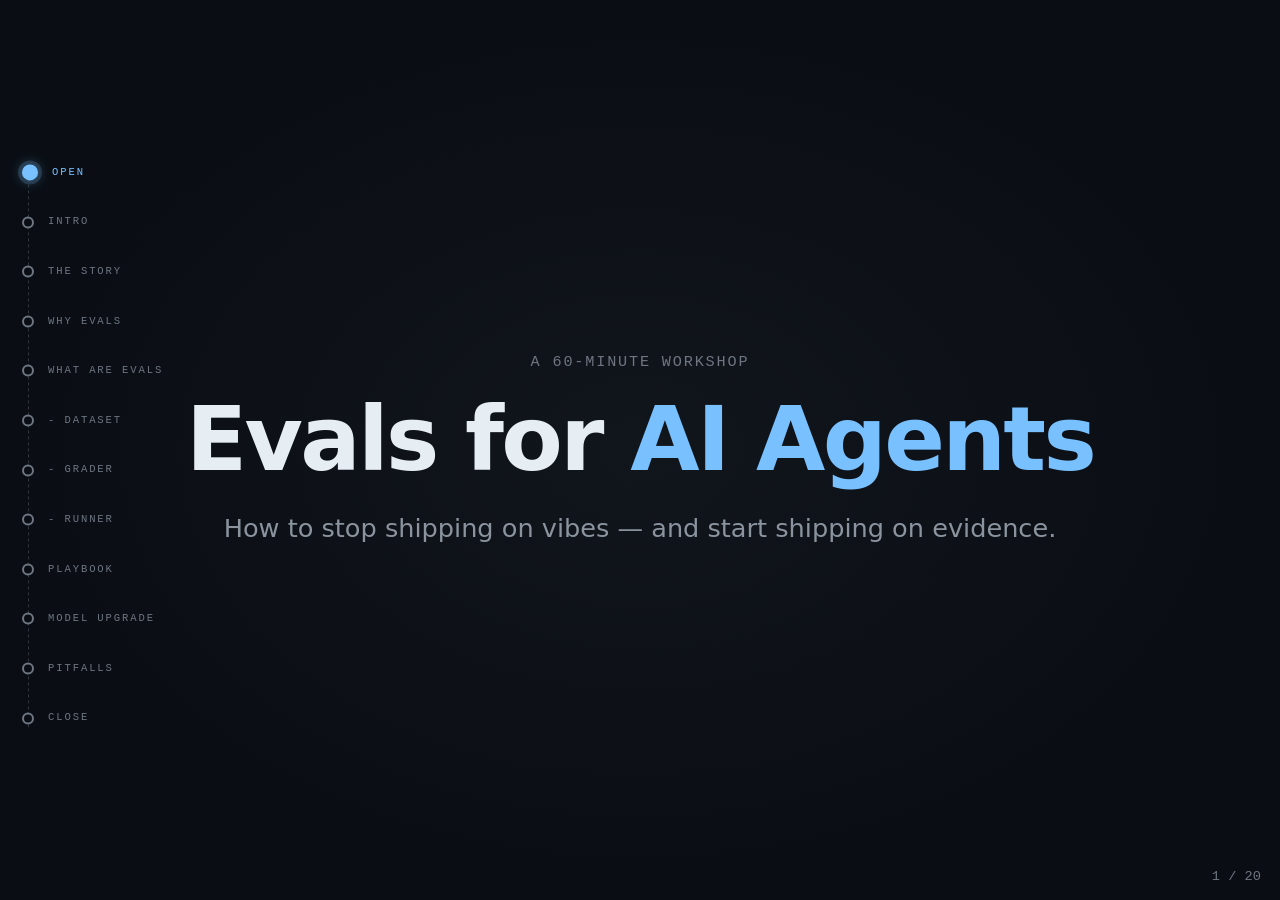
<file: slides/index.html>
<!DOCTYPE html>
<html lang="en">
<head>
<meta charset="UTF-8" />
<meta name="viewport" content="width=device-width, initial-scale=1" />
<title>Evals for AI Agents — Workshop</title>
<link rel="stylesheet" href="styles.css" />
</head>
<body>

<aside class="reel" id="reel" aria-label="Talk progress">
  <div class="reel-track">
    <div class="reel-rail"></div>
    <div class="reel-fill" id="reel-fill"></div>
    <ol class="reel-stops" id="reel-stops"></ol>
  </div>
</aside>
<div class="counter" id="counter">1 / 1</div>

<div class="deck">

<!-- ============================================================
     SLIDE 1 — TITLE
     ============================================================ -->
<section class="slide title-slide active" data-section="Title">
  <div class="slide-inner" style="text-align: center;">
    <p class="eyebrow">A 60-minute workshop</p>
    <h1 class="title-main">Evals for <span class="accent">AI Agents</span></h1>
    <p class="subtitle">How to stop shipping on vibes — and start shipping on evidence.</p>
  </div>
  <div class="speaker-note">
    <h4>Speaker note</h4>
    <p>Open with energy. Smile. Take a breath. Don't start the talk yet — let the title sit for 3 seconds while the room settles.</p>
    <p>Press <strong>?</strong> at any time to see the keyboard shortcuts.</p>
  </div>
</section>

<!-- ============================================================
     SLIDE 2 — INTRO (who's giving this talk)
     ============================================================ -->
<section class="slide title-slide" data-section="Intro">
  <div class="slide-inner intro-block">
    <img src="photo.jpg" alt="Sanchit Tanwar" class="intro-avatar" />
    <p class="eyebrow intro-eyebrow">Hi, I'm</p>
    <h1 class="title-main intro-name">Sanchit Tanwar</h1>
    <p class="intro-role">Senior Software Engineer @ <span class="accent">Atlassian</span></p>
    <p class="intro-role">GenAI Instructor @ <span class="accent">AirTribe</span></p>
    <p class="intro-prev">previously <span class="muted">Amazon · American Express</span></p>
  </div>
  <div class="speaker-note">
    <h4>What to say (~30–45s)</h4>
    <p>Quick personal intro. Mention what you build at Atlassian — connect it to the topic ("I work on AI / coding agent stuff"). Optional: a short personal hook (why you care about evals).</p>
    <p>Keep it tight. The audience didn't come to hear your resume; they came for the content. Set up your credibility in one breath, then move on.</p>
  </div>
</section>

<!-- ============================================================
     SLIDE — THE STORY
     ============================================================ -->
<section class="slide" data-section="§1 · Cold open" data-reel-stop="The story">
  <div class="slide-inner">
    <p class="eyebrow">A few days ago</p>
    <h2>I was building a job search agent.</h2>
    <p class="muted" style="margin-top: 1.5rem; font-size: 1.4rem; line-height: 1.6; max-width: 900px;">
      It scraped users' LinkedIn feeds every 30 mins.<br/>
      An LLM extracted whether each post matched their job preferences.<br/>
      If matched — send a Telegram notification. Simple, useful, loved by early users.
    </p>
    <p style="margin-top: 2rem; font-size: 1.6rem;"><span class="bad">Then I changed the extraction logic.</span></p>
  </div>
  <div class="speaker-note">
    <h4>Delivery</h4>
    <p>Slow this slide down. Pause after each line. The tension is the point.</p>
  </div>
</section>

<!-- ============================================================
     SLIDE — THE DELETED ASSERTION (CODE)
     ============================================================ -->
<section class="slide" data-section="§1 · The regression">
  <div class="slide-inner">
    <h2>The regression.</h2>
    <div class="cols-2">
      <div class="col">
        <h3>Before</h3>
<pre class="code"><span class="com">// LLM extracts from each post:</span>
{
  <span class="str">"isMatched"</span>: <span class="kw">false</span>,
  <span class="str">"company"</span>:   <span class="kw">"Atlassian"</span>,
  <span class="str">"role"</span>:      <span class="kw">"Staff Eng"</span>
}
<span class="com">// → no notification ✓</span></pre>
      </div>
      <div class="col">
        <h3>After my change</h3>
<pre class="code"><span class="com">// Tweaked what I asked the LLM.</span>
<span class="com">// Unintended side-effect:</span>
{
  <span class="str">"isMatched"</span>: <span class="del">true</span>,  <span class="com">// ← wrong</span>
  <span class="str">"company"</span>:   <span class="str">"Atlassian"</span>,
  <span class="str">"role"</span>:      <span class="str">"Staff Eng"</span>
}
<span class="com">// → spam notification ✗</span></pre>
      </div>
    </div>
    <p style="margin-top: 1.5rem; font-size: 1.3rem; color: var(--text-muted);">
      <span class="bad">A user reported 40+ irrelevant notifications.</span>
      &nbsp; <span class="muted">I had no eval dataset. I found out from a user.</span>
    </p>
  </div>
  <div class="speaker-note">
    <h4>The line to land</h4>
    <p>"I changed the prompt slightly — just how I asked for the data. One field's semantics shifted. isMatched started firing for anything that looked like job-adjacent content. I had no test suite. A user found the bug."</p>
  </div>
</section>

<!-- ============================================================
     SLIDE — THESIS
     ============================================================ -->
<section class="slide thesis" data-section="§1 · Thesis">
  <div class="slide-inner">
    <p class="quote">
      Evals are how you find out your agent is broken<br/>
      <em>before your users do.</em>
    </p>
  </div>
</section>

<!-- ============================================================
     SLIDE — WHY EVALS (overview)
     ============================================================ -->
<section class="slide" data-section="§2 · Why evals matter" data-reel-stop="Why evals">
  <div class="slide-inner">
    <p class="eyebrow">Why evals matter</p>
    <h2>Three reasons standard testing breaks for AI.</h2>
    <div class="reasons-stack">
      <div class="reason">
        <div class="reason-num">01</div>
        <div class="reason-body">
          <h4>LLMs are non-deterministic.</h4>
          <p>Same input → different output. Your <code>assertEqual</code> is dead.</p>
        </div>
      </div>
      <div class="reason">
        <div class="reason-num">02</div>
        <div class="reason-body">
          <h4>Failure is high-dimensional.</h4>
          <p>"Wrong" can mean hallucinated, off-tone, leaks PII, ignores tools, loops forever, or just subtly worse than yesterday.</p>
        </div>
      </div>
      <div class="reason">
        <div class="reason-num">03</div>
        <div class="reason-body">
          <h4>Vibes don't scale.</h4>
          <p>You can eyeball 20 traces. You cannot eyeball 20,000. If you can't eyeball them, you don't know what your system does.</p>
        </div>
      </div>
    </div>
  </div>
</section>

<!-- ============================================================
     SLIDE — AN EVAL IS THREE THINGS
     ============================================================ -->
<section class="slide" data-section="§3 · What is an eval" data-reel-stop="What are evals">
  <div class="slide-inner">
    <p class="eyebrow">What an eval actually is</p>
    <h2>An eval is three things.</h2>
<pre class="code">1. A <span class="kw">dataset</span>   — inputs that look like real user traffic
2. A <span class="kw">grader</span>    — a function: (input, output) → score
3. A <span class="kw">runner</span>    — runs the system on the dataset, applies the grader, reports</pre>
    <p class="muted" style="margin-top: 1.5rem; font-size: 1.3rem;">Everything else is variations on these three.</p>
  </div>
</section>

<!-- ============================================================
     SLIDE — DATASET INTRO (HAMEL HUSAIN QUOTE)
     ============================================================ -->
<section class="slide thesis" data-section="Dataset intro" data-reel-stop="- Dataset">
  <div class="slide-inner">
    <p class="quote">
      "Write evals for errors you <em>discover</em>,<br/>not errors you imagine."
    </p>
    <p class="muted" style="margin-top: 2rem; text-align: center; font-size: 1.1rem;">— Hamel Husain</p>
  </div>
</section>

<!-- ============================================================
     SLIDE — WHAT'S IN A TRACE
     ============================================================ -->
<section class="slide" data-section="§5 · Tracing">
  <div class="slide-inner">
    <p class="eyebrow">Tracing &amp; debugging</p>
    <h2>What a useful trace looks like.</h2>
    <div class="trace-tree">
<div class="span-row"><span class="root span-name">▼ agent_run(user="alice", date="2025-05-05")</span><span class="span-time">4.2s</span></div>
<div class="span-row"><span class="span-name">  ├── fetch_linkedin_feed(user_id="alice")</span><span class="span-time">820ms</span></div>
<div class="span-row"><span class="span-name">  ├── filter_posts(min_engagement=10) <span class="muted">120 → 18 posts</span></span><span class="span-time">12ms</span></div>
<div class="span-row"><span class="span-name">  ├── llm_extract(post_id="li-4821") <span class="muted">→ {isMatched: true, company: "Stripe", role: "SWE"}</span></span><span class="span-time">880ms</span></div>
<div class="span-row"><span class="span-name">  ├── llm_extract(post_id="li-4832") <span class="muted">→ {isMatched: false, company: null, role: null}</span></span><span class="span-time">720ms</span></div>
<div class="span-row"><span class="span-name">  ├── ... × 16 more</span><span class="span-time">...</span></div>
<div class="span-row"><span class="span-name">  └── send_telegram(user="alice", matches=3)</span><span class="pass">OK · 240ms</span></div>
    </div>
    <p class="muted" style="margin-top: 1rem; font-size: 1.1rem;">Parent-child spans · timing · LLM outputs · filter ratio · the full picture visible at a glance.</p>
  </div>
  <div class="speaker-note">
    <h4>Demo — show the real trace + eval dataset</h4>
    <p><strong>Switch to the actual project.</strong> Open the trace UI (Langfuse / your logging tool) and pull up a real run from the job search agent.</p>
    <ul>
      <li>Click into one <code>llm_extract</code> span. Show the raw LLM input (the LinkedIn post text) and the output (<code>isMatched</code>, <code>company</code>, <code>role</code>). This is exactly what each row in your eval dataset looks like.</li>
      <li>Find a span from <em>after</em> the bad prompt change — one where <code>isMatched: true</code> came back for an irrelevant post. That trace is now a regression test case.</li>
      <li>Open the eval dataset file (<code>evals/dataset.json</code> or equivalent). Show the structure: the post text, the expected <code>isMatched</code>, expected <code>company</code>, expected <code>role</code>. Land the line: <em>"Every row in here came from a real trace. I didn't invent these — the prod data handed them to me."</em></li>
      <li>If time permits: run <code>npm run eval</code> live on a small subset to show it pass/fail in real time.</li>
    </ul>
    <p>Pre-record a short screen capture if you can't trust the network or the live demo environment.</p>
  </div>
</section>

<!-- ============================================================
     SLIDE — INSTRUMENTATION CODE
     ============================================================ -->
<section class="slide" data-section="§5 · Instrumentation">
  <div class="slide-inner">
    <span class="demo-callout">Code</span>
    <h2>What instrumentation looks like.</h2>
<pre class="code"><span class="kw">from</span> opentelemetry <span class="kw">import</span> trace
tracer = trace.get_tracer(<span class="str">"job-search-agent"</span>)

<span class="fn">@tracer.start_as_current_span</span>(<span class="str">"agent.run"</span>)
<span class="kw">def</span> <span class="fn">run_agent</span>(user_id: <span class="kw">str</span>) -&gt; AgentResult:
    span = trace.get_current_span()
    span.set_attribute(<span class="str">"agent.user_id"</span>, user_id)

    posts = fetch_linkedin_feed(user_id)
    <span class="kw">with</span> tracer.start_as_current_span(<span class="str">"llm.extract"</span>) <span class="kw">as</span> s:
        result = extract_job_info(post)
        s.set_attribute(<span class="str">"llm.is_matched"</span>, result[<span class="str">"isMatched"</span>])
        s.set_attribute(<span class="str">"llm.company"</span>,    result[<span class="str">"company"</span>])
        s.set_attribute(<span class="str">"llm.role"</span>,       result[<span class="str">"role"</span>])</pre>
    <p class="muted" style="margin-top: 1rem; text-align: center; font-size: 1.15rem;">
      If your agent doesn't have spans like this today, that's the first thing you do Monday.
    </p>
  </div>
</section>

<!-- ============================================================
     SLIDE — DATASET INTRO (HAMEL HUSAIN QUOTE)
     ============================================================ -->
<!-- ============================================================
     SLIDE — FIVE PILLARS OVERVIEW
     ============================================================ -->
<section class="slide" data-section="§4 · The five pillars" data-reel-stop="- Grader">
  <div class="slide-inner">
    <p class="eyebrow">The five pillars</p>
    <h2>What you actually grade.</h2>
    <div class="pillar-grid">
      <div class="pillar">
        <div class="num">01</div>
        <div class="name">Task success</div>
        <div class="desc">Did the user get what they asked for?</div>
      </div>
      <div class="pillar">
        <div class="num">02</div>
        <div class="name">Trajectory</div>
        <div class="desc">Sensible path, or a wandering mess?</div>
      </div>
      <div class="pillar">
        <div class="num">03</div>
        <div class="name">Tool use</div>
        <div class="desc">Right tool, right args, right order?</div>
      </div>
      <div class="pillar">
        <div class="num">04</div>
        <div class="name">Safety</div>
        <div class="desc">No PII leaks, destructive cmds, jailbreaks?</div>
      </div>
      <div class="pillar">
        <div class="num">05</div>
        <div class="name">Cost &amp; latency</div>
        <div class="desc">Usable in production at scale?</div>
      </div>
    </div>
  </div>
</section>

<!-- ============================================================
     SLIDE — PICK THE RIGHT GRADER
     ============================================================ -->
<section class="slide" data-section="§6 · Step 3 · Pick grader">
  <div class="slide-inner">
    <h2>Pick the right grader.</h2>
    <table>
      <thead>
        <tr><th>Grader</th><th>When to use</th><th>Cost</th><th>Reliability</th></tr>
      </thead>
      <tbody>
        <tr><td><strong>Code / assertion</strong></td><td>Structured outputs, tool args, JSON schemas</td><td>Free</td><td class="good">Highest</td></tr>
        <tr><td><strong>LLM-as-judge</strong></td><td>Subjective quality, tone, helpfulness</td><td>$$</td><td class="warn">Medium · needs calibration</td></tr>
        <tr><td><strong>Human review</strong></td><td>Anything novel, ground truth, calibration</td><td>$$$</td><td class="good">Highest · doesn't scale</td></tr>
      </tbody>
    </table>
    <p style="margin-top: 2rem; text-align: center; font-size: 1.4rem;">
      <em>Use code when you can, models when you must, humans to calibrate.</em>
    </p>
  </div>
</section>

<!-- ============================================================
     SLIDE — FIVE GRADERS AS CODE
     ============================================================ -->
<section class="slide" data-section="§4 · Five graders as code">
  <div class="slide-inner">
    <span class="demo-callout">Code</span>
    <h2>Every pillar fits in ~3 lines of code.</h2>
<pre class="code"><span class="com"># 1. Task success — all three fields correct</span>
<span class="kw">def</span> <span class="fn">grade_extraction</span>(case, result) -&gt; <span class="kw">bool</span>:
    <span class="kw">return</span> result[<span class="str">"isMatched"</span>] == case.expected <span class="kw">and</span> result[<span class="str">"company"</span>] == case.company <span class="kw">and</span> result[<span class="str">"role"</span>] == case.role

<span class="com"># 2. Trajectory — pre-filter ran before LLM calls</span>
<span class="kw">def</span> <span class="fn">grade_trajectory</span>(trace) -&gt; <span class="kw">bool</span>:
    <span class="kw">return</span> trace.llm_calls &lt;= <span class="num">25</span>  <span class="com"># filter should cut ~120 posts to &lt;25</span>

<span class="com"># 3. Tool use — no notification sent when isMatched is false</span>
<span class="kw">def</span> <span class="fn">grade_no_spam</span>(trace) -&gt; <span class="kw">bool</span>:
    <span class="kw">return</span> <span class="fn">all</span>(c.args[<span class="str">"isMatched"</span>] <span class="kw">for</span> c <span class="kw">in</span> trace.tool_calls <span class="kw">if</span> c.tool == <span class="str">"send_telegram"</span>)

<span class="com"># 4. Safety — notification goes to the right user</span>
<span class="kw">def</span> <span class="fn">grade_user_isolation</span>(trace) -&gt; <span class="kw">bool</span>:
    <span class="kw">return</span> <span class="fn">all</span>(c.args[<span class="str">"user_id"</span>] == trace.user_id <span class="kw">for</span> c <span class="kw">in</span> trace.tool_calls <span class="kw">if</span> c.tool == <span class="str">"send_telegram"</span>)

<span class="com"># 5. Cost — shouldn't cost more than $0.02 per user run</span>
<span class="kw">def</span> <span class="fn">grade_cost</span>(trace) -&gt; <span class="kw">bool</span>:
    <span class="kw">return</span> trace.total_cost_usd &lt; <span class="num">0.02</span></pre>
    <p class="muted" style="margin-top: 1rem; font-size: 1.1rem; text-align: center;">
      Every grader returns a <strong>boolean</strong>. Binary scoring is non-negotiable.
    </p>
  </div>
  <div class="speaker-note">
    <h4>Demo — open evals/run.js from the project</h4>
    <p><strong>Switch to the actual project.</strong> Open <code>evals/run.js</code> in the editor or terminal.</p>
    <ul>
      <li>Walk through the file structure: where the dataset is loaded, where each grader function lives, how results are aggregated and printed.</li>
      <li>Point out that each grader is just a function — no framework, no magic. A boolean in, a boolean out.</li>
      <li>Show the <code>isMatched</code> grader specifically — the one that would have caught the regression. Land the line: <em>"This function didn't exist when the user reported the bug. It exists now."</em></li>
      <li>If the graders are tested across 3 runs (<code>pass^3</code>), show that loop too — it's usually 5–10 lines.</li>
    </ul>
  </div>
</section>

<!-- ============================================================
     SLIDE — NPM RUN EVAL DEMO
     ============================================================ -->
<section class="slide" data-section="§6 · npm run eval demo" data-reel-stop="- Runner">
  <div class="slide-inner">
    <span class="demo-callout">Demo</span>
    <h2>What running evals actually feels like.</h2>
<pre class="code terminal" style="border-left-color: var(--good);">npm run eval

Running 50 cases × 3 runs each...

  isMatched accuracy    <span class="good">48/50  (96%)</span>   ✓
  company extraction    <span class="bad">41/50  (82%)</span>   ✗  ← was 91% on main
  role extraction       <span class="good">45/50  (90%)</span>   ✓
  no-spam (safety)      <span class="good">50/50 (100%)</span>   ✓
  cost per run          <span class="bad">$0.023</span>         ✗  ← budget $0.015

SCORE DELTA vs main:
  company_extraction  <span class="bad">-9pp</span>
  cost_per_run        <span class="bad">+53%</span>

<span class="bad">2 regressions detected. Merge blocked.</span></pre>
    <p class="muted" style="margin-top: 1rem; font-size: 1.15rem;">
      The diff isn't "tests passed." It's a <strong>vector</strong> — five criteria, each with a delta.
    </p>
  </div>
  <div class="speaker-note">
    <h4>Demo — run evals live</h4>
    <p><strong>Switch to the terminal.</strong> Run the actual eval suite against the job search agent:</p>
    <pre>npm run eval</pre>
    <ul>
      <li>Let it run in real time — the audience should see cases ticking through. The wait is part of the point: these are real LLM calls, not mocked.</li>
      <li>When it finishes, walk through the output line by line: what passed, what failed, what the delta vs baseline is.</li>
      <li>If a grader fails live, even better — narrate it: <em>"This is exactly what I would have seen if I'd had this before shipping that prompt change."</em></li>
      <li>If the full suite is too slow for a live demo, run a fast subset (<code>npm run eval -- --fast</code> or similar) and explain the full suite runs nightly.</li>
    </ul>
    <p>Have the output pre-recorded as a fallback in case of network issues or API rate limits on stage.</p>
  </div>
</section>

<!-- ============================================================
     SLIDE — FOUR-STEP PLAYBOOK
     ============================================================ -->
<section class="slide" data-section="§6 · The playbook" data-reel-stop="Playbook">
  <div class="slide-inner">
    <p class="eyebrow">Build the eval suite</p>
    <h2>The four-step playbook.</h2>
<pre class="code">1. Build the dataset from your traces (real failures, real posts)
2. Pick the right grader for each criterion (code &gt; LLM &gt; human)
3. Wire into CI — run on every LLM or prompt change
4. Close the loop — feed prod failures back into the dataset</pre>
  </div>
</section>

<!-- ============================================================
     SLIDE — THE KILLER COMPARISON TABLE
     ============================================================ -->
<section class="slide" data-section="§7 · The killer demo" data-reel-stop="Model upgrade">
  <div class="slide-inner">
    <span class="demo-callout">Demo</span>
    <h2>A model upgrade on the job search agent.</h2>
    <table>
      <thead>
        <tr>
          <th>Metric</th>
          <th>Haiku 4.5<br/><span class="muted" style="font-size: 0.85em;">prompt v1</span></th>
          <th>Sonnet 4.6<br/><span class="muted" style="font-size: 0.85em;">prompt v1</span></th>
          <th>Sonnet 4.6<br/><span class="muted" style="font-size: 0.85em;">prompt v2</span></th>
        </tr>
      </thead>
      <tbody>
        <tr><td>isMatched accuracy (pass^3)</td><td class="num">0.84</td><td class="num">0.91</td><td class="num"><strong>0.93</strong></td></tr>
        <tr><td>Company extraction</td><td class="num">0.78</td><td class="num">0.88</td><td class="num"><strong>0.91</strong></td></tr>
        <tr><td>Role extraction</td><td class="num">0.76</td><td class="num">0.85</td><td class="num"><strong>0.90</strong></td></tr>
        <tr><td>No-spam (safety)</td><td class="num">100%</td><td class="num">100%</td><td class="num">100%</td></tr>
        <tr><td>Cost per user/day</td><td class="num">$0.008</td><td class="num"><span class="warn">$0.031 ⚠</span></td><td class="num"><strong>$0.019</strong></td></tr>
        <tr class="winner"><td><strong>Decision</strong></td><td class="muted">baseline</td><td class="num"><span class="bad">don't ship</span></td><td><strong>SHIP</strong></td></tr>
      </tbody>
    </table>
    <p class="muted" style="margin-top: 1.2rem; font-size: 1.05rem;">
      Without evals, you'd ship column 2 and notice the bill quadrupled — six weeks later.
    </p>
  </div>
</section>

<!-- ============================================================
     SLIDE — HOT TAKES (1/2)
     ============================================================ -->
<section class="slide" data-section="§8 · Pitfalls 1–4" data-reel-stop="Pitfalls">
  <div class="slide-inner">
    <p class="eyebrow">Pitfalls</p>
    <h2>Four things I wish I'd known.</h2>
    <div class="hot-takes">
      <div class="hot-take">
        <div class="num">01</div>
        <div class="text"><strong>Eval-driven development is mostly wrong.</strong> Look at data first; write evals for failures you've actually seen.</div>
      </div>
      <div class="hot-take">
        <div class="num">02</div>
        <div class="text"><strong>Don't outsource your annotations.</strong> Domain expertise is the bottleneck.</div>
      </div>
      <div class="hot-take">
        <div class="num">03</div>
        <div class="text"><strong>Likert scales lie.</strong> A 1–5 score from a judge is two bits of signal cosplaying as five. Use binary + a reason.</div>
      </div>
      <div class="hot-take">
        <div class="num">04</div>
        <div class="text"><strong>More metrics ≠ better evals.</strong> 5 well-chosen metrics beat 30 noisy ones.</div>
      </div>
    </div>
  </div>
</section>

<!-- ============================================================
     SLIDE — MONDAY-MORNING CHECKLIST
     ============================================================ -->
<section class="slide" data-section="§9 · Monday morning">
  <div class="slide-inner">
    <p class="eyebrow">The checklist</p>
    <h2>Monday morning. Photograph this slide.</h2>
    <div class="checklist">
      <div class="item">Add OTel-style tracing if you don't have it.</div>
      <div class="item">Pull 50 real traces from your agent. Read all of them.</div>
      <div class="item">Group failures into 3–5 buckets. That's your eval taxonomy.</div>
      <div class="item">Build a 100-example dataset weighted by those buckets.</div>
      <div class="item">Pick ONE grader per bucket (code &gt; LLM-judge &gt; human).</div>
      <div class="item">Run each task k=5 times. Report pass^5, not pass@1.</div>
      <div class="item">Wire the suite into CI. Block merges on regression.</div>
      <div class="item">Calibrate any LLM-judge against 50 human-labeled examples.</div>
      <div class="item">Sample 1% of prod, run the same judges, watch for drift.</div>
      <div class="item">Lock in a versioned baseline so you can A/B the next model upgrade.</div>
    </div>
  </div>
  <div class="speaker-note">
    <h4>Pace</h4>
    <p>Slow down here. Let them photograph it. Read the first three out loud while they shoot it.</p>
  </div>
</section>

<!-- ============================================================
     SLIDE — CLOSING (callback to opening)
     ============================================================ -->
<section class="slide thesis" data-section="§9 · Close">
  <div class="slide-inner">
    <p class="quote" style="font-size: clamp(1.6rem, 3.5vw, 2.8rem);">
      We started with a job search agent that sent spam<br/>
      <em>because I changed the prompt and didn't have evals.</em>
    </p>
    <p style="margin-top: 2rem; text-align: center; font-size: 1.4rem; max-width: 1000px; margin-left: auto; margin-right: auto;">
      A user got 40+ irrelevant notifications. Immaculate vibes on my end. <span class="bad">Broken product for them.</span><br/><br/>
      Everything we did today exists for one reason: <span class="accent">so that <code style="font-family: var(--font-mono);">npm run eval</code> catches it before a user does.</span>
    </p>
    <p class="muted" style="margin-top: 2rem; text-align: center; font-size: 1.3rem;">
      Vibes don't scale past 20 examples. Evals do.<br/>
      <strong style="color: var(--text);">Go build the eval loop. That's the muscle. That's the moat.</strong>
    </p>
  </div>
</section>

<!-- ============================================================
     SLIDE — THANK YOU
     ============================================================ -->
<section class="slide title-slide" data-section="Thank you">
  <div class="slide-inner">
    <div class="thanks-grid">
      <div class="thanks-text">
        <p class="eyebrow">Thank you</p>
        <h1 class="title-main" style="font-size: clamp(2.5rem, 5vw, 4.2rem);">Questions?</h1>
        <div class="thanks-identity">
          <img src="photo.jpg" alt="Sanchit Tanwar" class="thanks-avatar" />
          <div class="thanks-meta">
            <p class="thanks-name">Sanchit Tanwar</p>
            <p class="thanks-role">Senior Software Engineer @ <span class="accent">Atlassian</span></p>
            <p class="thanks-role">GenAI Instructor @ <span class="accent">AirTribe</span></p>
            <p class="thanks-prev">previously <span class="muted">Amazon · American Express</span></p>
          </div>
        </div>
      </div>
      <div class="thanks-qr">
        <img src="linkedin-qr.png" alt="Connect on LinkedIn" />
        <p class="thanks-qr-label">connect on LinkedIn</p>
      </div>
    </div>
  </div>
</section>

</div>

<!-- ============================================================
     CHROME — overlays
     ============================================================ -->

<div class="help-overlay" id="help-overlay">
  <div class="help-card">
    <h3>Keyboard shortcuts</h3>
    <div class="row"><span class="key">→</span> <span class="key">Space</span> <span class="desc">— next slide</span></div>
    <div class="row"><span class="key">←</span> <span class="desc">— previous slide</span></div>
    <div class="row"><span class="key">Home</span> <span class="key">End</span> <span class="desc">— first / last slide</span></div>
    <div class="row"><span class="key">P</span> <span class="desc">— open presenter window (notes + next-slide preview)</span></div>
    <div class="row"><span class="key">F</span> <span class="desc">— fullscreen</span></div>
    <div class="row"><span class="key">23</span><span class="key">↵</span> <span class="desc">— jump to slide 23</span></div>
    <div class="row"><span class="key">?</span> <span class="desc">— this help</span></div>
    <div class="row"><span class="key">Esc</span> <span class="desc">— close overlay</span></div>
  </div>
</div>

<script src="slides.js"></script>
</body>
</html>
</file>
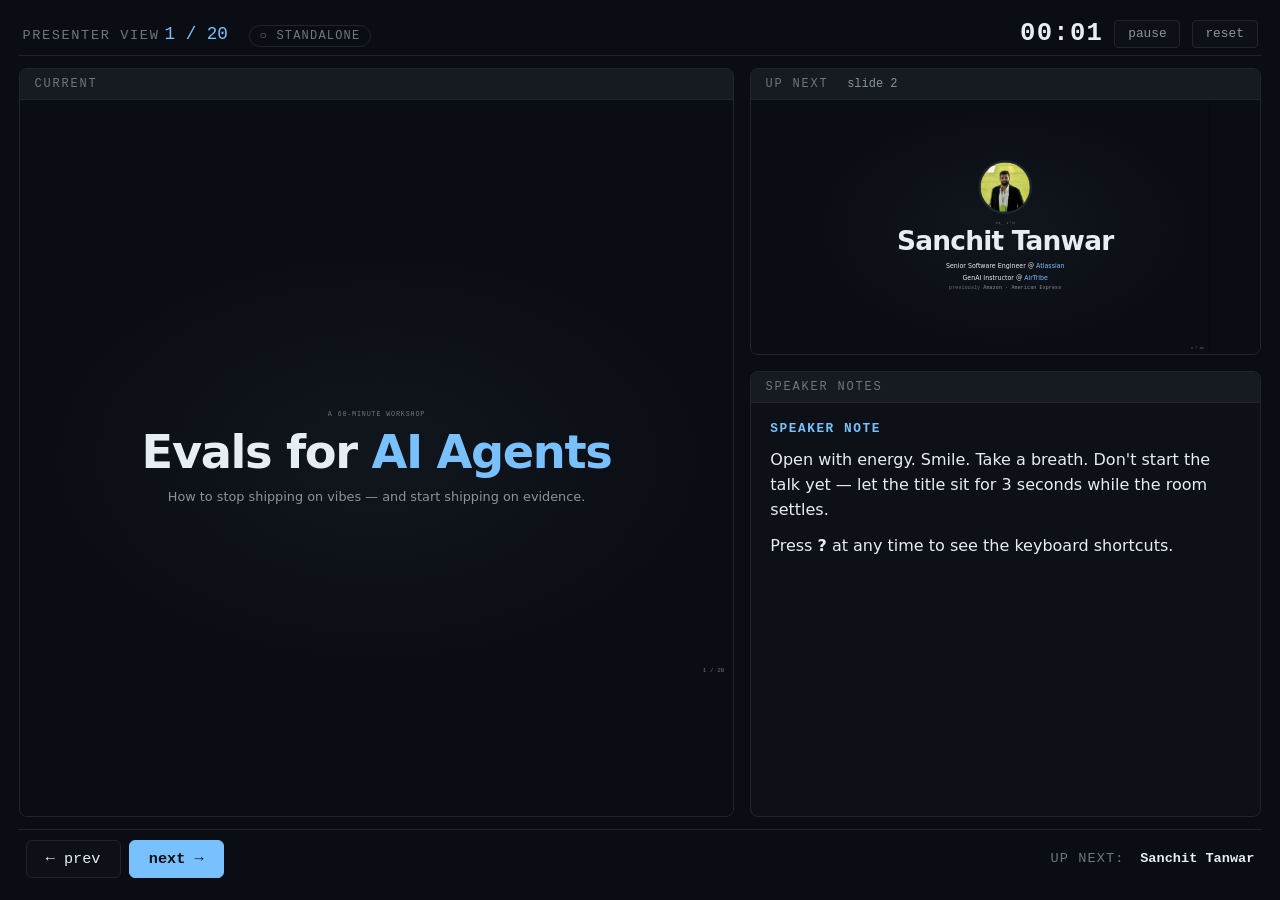
<file: slides/presenter.html>
<!DOCTYPE html>
<html lang="en">
<head>
<meta charset="UTF-8" />
<meta name="viewport" content="width=device-width, initial-scale=1" />
<title>Presenter · Evals for AI Agents</title>
<link rel="stylesheet" href="styles.css" />
<style>
  /* =====================================================================
     Presenter view — never shown to audience.
     Layout: top header (counter + timer), main (current + next + notes),
             bottom (prev/next + up-next title).
     ===================================================================== */

  html, body {
    overflow: hidden;
    background: var(--bg);
  }

  body.presenter {
    display: grid;
    grid-template-rows: auto 1fr auto;
    height: 100vh;
    padding: 0.8rem 1.2rem;
    gap: 0.8rem;
  }

  /* ===== Header ===== */
  .pr-header {
    display: flex;
    align-items: center;
    justify-content: space-between;
    padding: 0.4rem 0.2rem;
    border-bottom: 1px solid var(--border);
  }
  .pr-header .pr-title {
    font-family: var(--font-mono);
    font-size: 0.85rem;
    color: var(--text-faint);
    letter-spacing: 0.12em;
    text-transform: uppercase;
  }
  .pr-header .pr-counter {
    font-family: var(--font-mono);
    font-size: 1.1rem;
    color: var(--accent);
  }
  .pr-link {
    font-family: var(--font-mono);
    font-size: 0.75rem;
    letter-spacing: 0.1em;
    text-transform: uppercase;
    margin-left: 1rem;
    padding: 0.2rem 0.6rem;
    border-radius: 999px;
    border: 1px solid var(--border);
  }
  .pr-link.linked   { color: var(--good); border-color: var(--good); }
  .pr-link.standalone { color: var(--text-faint); }
  .pr-header .pr-timer {
    font-family: var(--font-mono);
    font-size: 1.6rem;
    color: var(--text);
    font-weight: 700;
    letter-spacing: 0.05em;
  }
  .pr-header .pr-timer.warn { color: var(--warn); }
  .pr-header .pr-timer.over { color: var(--bad); }
  .pr-header button {
    background: var(--bg-surface);
    border: 1px solid var(--border);
    color: var(--text-muted);
    padding: 0.35rem 0.8rem;
    border-radius: 4px;
    font-family: var(--font-mono);
    font-size: 0.8rem;
    cursor: pointer;
    margin-left: 0.4rem;
  }
  .pr-header button:hover {
    border-color: var(--accent);
    color: var(--accent);
  }
  .pr-header .pr-timer-group { display: flex; align-items: center; gap: 0.3rem; }

  /* ===== Main grid: current slide | next slide / notes ===== */
  .pr-main {
    display: grid;
    grid-template-columns: 1.4fr 1fr;
    gap: 1rem;
    min-height: 0;
  }
  .pr-pane {
    background: var(--bg-surface);
    border: 1px solid var(--border);
    border-radius: var(--radius);
    overflow: hidden;
    display: flex;
    flex-direction: column;
    min-height: 0;
  }
  .pr-pane-label {
    font-family: var(--font-mono);
    font-size: 0.75rem;
    color: var(--text-faint);
    letter-spacing: 0.15em;
    text-transform: uppercase;
    padding: 0.5rem 0.9rem;
    border-bottom: 1px solid var(--border);
    background: var(--bg-elevated);
    flex: 0 0 auto;
  }
  .pr-pane-label .pr-pane-meta {
    color: var(--text-muted);
    margin-left: 0.6rem;
    text-transform: none;
    letter-spacing: 0;
  }

  .pr-iframe-wrap {
    flex: 1 1 auto;
    overflow: hidden;
    position: relative;
    background: var(--bg);
  }
  /* Iframe is rendered at "deck size" then scaled down to fit pane.
     We use transform: scale + transform-origin: top-left and absolute size. */
  .pr-iframe-wrap iframe {
    border: 0;
    position: absolute;
    top: 0; left: 0;
    /* base "design" size; JS resizes scale on the wrapper */
    width: 1600px;
    height: 1000px;
    transform-origin: top left;
    background: var(--bg);
    /* Iframes are read-only previews. Block all pointer events so the user
       can't click into them and steal keyboard focus from the presenter. */
    pointer-events: none;
  }

  .pr-right {
    display: grid;
    grid-template-rows: 0.9fr 1.4fr;
    gap: 1rem;
    min-height: 0;
  }

  .pr-notes {
    padding: 1rem 1.2rem;
    overflow-y: auto;
    color: var(--text);
    font-size: 1rem;
    line-height: 1.55;
  }
  .pr-notes h4 {
    color: var(--accent);
    font-family: var(--font-mono);
    font-size: 0.8rem;
    letter-spacing: 0.12em;
    text-transform: uppercase;
    margin-bottom: 0.6rem;
  }
  .pr-notes p, .pr-notes li { margin-bottom: 0.7rem; font-size: 1rem; line-height: 1.55; }
  .pr-notes ul { padding-left: 1.2rem; }
  .pr-notes em { color: var(--accent); font-style: italic; }
  .pr-notes code {
    font-family: var(--font-mono);
    background: var(--bg-elevated);
    padding: 0.05em 0.3em;
    border-radius: 3px;
    font-size: 0.95em;
  }
  .pr-notes .pr-notes-empty {
    color: var(--text-faint);
    font-style: italic;
  }

  /* ===== Footer ===== */
  .pr-footer {
    display: flex;
    align-items: center;
    justify-content: space-between;
    padding: 0.6rem 0.4rem;
    border-top: 1px solid var(--border);
  }
  .pr-footer .pr-nav-group { display: flex; gap: 0.5rem; }
  .pr-footer button {
    background: var(--bg-surface);
    border: 1px solid var(--border);
    color: var(--text);
    padding: 0.55rem 1.2rem;
    border-radius: 6px;
    font-family: var(--font-mono);
    font-size: 0.95rem;
    cursor: pointer;
  }
  .pr-footer button:hover { border-color: var(--accent); color: var(--accent); }
  .pr-footer button.primary { background: var(--accent); color: var(--bg); border-color: var(--accent); font-weight: 700; }
  .pr-footer button.primary:hover { background: var(--accent-strong); color: var(--bg); }

  .pr-footer .pr-up-next {
    font-family: var(--font-mono);
    font-size: 0.85rem;
    color: var(--text-faint);
    letter-spacing: 0.08em;
    text-transform: uppercase;
  }
  .pr-footer .pr-up-next strong {
    color: var(--text);
    text-transform: none;
    letter-spacing: 0;
    margin-left: 0.4rem;
  }

  /* small screens — stack instead */
  @media (max-width: 1100px) {
    .pr-main { grid-template-columns: 1fr; }
    .pr-right { grid-template-rows: auto auto; }
  }
</style>
</head>
<body class="presenter">

<header class="pr-header">
  <div>
    <span class="pr-title">Presenter view</span>
    <span class="pr-counter" id="pr-counter">— / —</span>
    <span class="pr-link standalone" id="pr-link" title="Connection to audience window">○ standalone</span>
  </div>
  <div class="pr-timer-group">
    <span class="pr-timer" id="pr-timer">00:00</span>
    <button id="pr-timer-toggle">pause</button>
    <button id="pr-timer-reset">reset</button>
  </div>
</header>

<main class="pr-main">
  <!-- Current slide preview -->
  <section class="pr-pane">
    <div class="pr-pane-label">Current</div>
    <div class="pr-iframe-wrap" id="pr-current-wrap">
      <iframe id="pr-current" title="Current slide"></iframe>
    </div>
  </section>

  <!-- Right column: next preview + notes -->
  <div class="pr-right">
    <section class="pr-pane">
      <div class="pr-pane-label">Up next <span class="pr-pane-meta" id="pr-next-label"></span></div>
      <div class="pr-iframe-wrap" id="pr-next-wrap">
        <iframe id="pr-next" title="Next slide"></iframe>
      </div>
    </section>

    <section class="pr-pane">
      <div class="pr-pane-label">Speaker notes</div>
      <div class="pr-notes" id="pr-notes">
        <p class="pr-notes-empty">Loading…</p>
      </div>
    </section>
  </div>
</main>

<footer class="pr-footer">
  <div class="pr-nav-group">
    <button id="pr-prev">← prev</button>
    <button id="pr-next-btn" class="primary">next →</button>
  </div>
  <div class="pr-up-next" id="pr-up-next-title"></div>
</footer>

<script>
/* =========================================================================
   Presenter logic. Drives both iframes directly; broadcasts navigation
   to the audience window via BroadcastChannel('deck-sync').
   ========================================================================= */
(function () {
  const channel = new BroadcastChannel("deck-sync");
  const myId = "presenter-" + Math.random().toString(36).slice(2);

  const iframeCurrent = document.getElementById("pr-current");
  const iframeNext = document.getElementById("pr-next");
  const counterEl = document.getElementById("pr-counter");
  const timerEl = document.getElementById("pr-timer");
  const timerToggleBtn = document.getElementById("pr-timer-toggle");
  const timerResetBtn = document.getElementById("pr-timer-reset");
  const notesEl = document.getElementById("pr-notes");
  const upNextEl = document.getElementById("pr-up-next-title");
  const nextLabelEl = document.getElementById("pr-next-label");
  const prevBtn = document.getElementById("pr-prev");
  const nextBtn = document.getElementById("pr-next-btn");

  let currentIdx = 1; // 1-indexed
  let total = 1;
  let lastSeenPeerAt = 0;

  // Init from hash sent by audience window
  const m = location.hash.match(/#(\d+)/);
  if (m) currentIdx = parseInt(m[1], 10);

  // Set iframe sources dynamically so they load at the correct slide
  // on first open (otherwise the iframe briefly shows slide 1).
  iframeCurrent.src = `index.html?passive=1#${currentIdx}`;
  iframeNext.src = `index.html?passive=1#${currentIdx + 1}`;

  // ===== Iframe scaling so the embedded deck fits its pane =====
  function fitIframe(wrapId, iframeEl) {
    const wrap = document.getElementById(wrapId);
    if (!wrap || !iframeEl) return;
    const baseW = 1600, baseH = 1000;
    const wrapW = wrap.clientWidth;
    const wrapH = wrap.clientHeight;
    if (wrapW === 0 || wrapH === 0) return;
    const scale = Math.min(wrapW / baseW, wrapH / baseH);
    iframeEl.style.transform = `scale(${scale})`;
    // Center inside wrapper after scaling
    const offX = (wrapW - baseW * scale) / 2;
    const offY = (wrapH - baseH * scale) / 2;
    iframeEl.style.left = offX + "px";
    iframeEl.style.top = offY + "px";
  }
  function fitAll() {
    fitIframe("pr-current-wrap", iframeCurrent);
    fitIframe("pr-next-wrap", iframeNext);
  }
  window.addEventListener("resize", fitAll);

  // ===== Drive iframes via the global exposed by slides.js =====
  function setIframe(iframe, slideNum) {
    try {
      const w = iframe.contentWindow;
      if (w && typeof w.deckGo === "function") {
        w.deckGo(slideNum);
      } else {
        // iframe not ready yet — fall back to hash, slides.js will pick up
        iframe.src = `index.html?passive=1#${slideNum}`;
      }
    } catch (err) {
      // cross-origin or not loaded — best effort
    }
  }

  function readTotal() {
    try {
      const w = iframeCurrent.contentWindow;
      if (w && typeof w.deckTotal === "function") return w.deckTotal();
    } catch {}
    return total;
  }

  function getSlideTitle(slideNum) {
    try {
      const doc = iframeCurrent.contentDocument;
      const slides = doc.querySelectorAll(".slide");
      const node = slides[slideNum - 1];
      if (!node) return "";
      // Prefer h1, then h2, then data-section
      const h = node.querySelector("h1, h2");
      if (h) return h.textContent.trim().replace(/\s+/g, " ").slice(0, 80);
      return node.dataset.section || "";
    } catch { return ""; }
  }

  function getSlideNotes(slideNum) {
    try {
      const doc = iframeCurrent.contentDocument;
      const slides = doc.querySelectorAll(".slide");
      const node = slides[slideNum - 1];
      const note = node?.querySelector(".speaker-note");
      return note ? note.innerHTML : "";
    } catch { return ""; }
  }

  function update() {
    total = readTotal();
    counterEl.textContent = `${currentIdx} / ${total}`;

    setIframe(iframeCurrent, currentIdx);
    const nextNum = Math.min(currentIdx + 1, total);
    setIframe(iframeNext, nextNum);

    // Notes
    const noteHtml = getSlideNotes(currentIdx);
    notesEl.innerHTML = noteHtml || `<p class="pr-notes-empty">No notes for this slide.</p>`;

    // Up next
    if (currentIdx >= total) {
      upNextEl.innerHTML = "<strong>End of deck</strong>";
      nextLabelEl.textContent = "(end)";
    } else {
      const t = getSlideTitle(currentIdx + 1);
      upNextEl.innerHTML = `Up next: <strong>${t || `slide ${currentIdx + 1}`}</strong>`;
      nextLabelEl.textContent = `slide ${currentIdx + 1}`;
    }

    location.hash = `#${currentIdx}`;
    requestAnimationFrame(fitAll);
  }

  function go(n) {
    if (n < 1) n = 1;
    if (n > total) n = total;
    currentIdx = n;
    channel.postMessage({ from: myId, type: "goto", slide: currentIdx });
    update();
  }

  // ===== Channel: receive navigation from audience window =====
  const linkEl = document.getElementById("pr-link");
  function setLinkStatus() {
    const linked = (Date.now() - lastSeenPeerAt) < 5000;
    linkEl.classList.toggle("linked", linked);
    linkEl.classList.toggle("standalone", !linked);
    linkEl.textContent = linked ? "● linked" : "○ standalone";
  }
  setInterval(setLinkStatus, 1000);

  channel.onmessage = (e) => {
    if (!e.data || e.data.from === myId) return;
    lastSeenPeerAt = Date.now();
    setLinkStatus();
    if (e.data.type === "goto") {
      currentIdx = e.data.slide;
      update();
    } else if (e.data.type === "request-state") {
      channel.postMessage({ from: myId, type: "state", slide: currentIdx });
    }
    // ping/pong responses just refresh the lastSeenPeerAt timestamp
  };

  // Heartbeat — every 2s, post a ping so the other window sees us as linked too
  setInterval(() => {
    channel.postMessage({ from: myId, type: "ping" });
  }, 2000);

  // ===== Iframe load handlers — first load triggers full update =====
  let currentReady = false;
  iframeCurrent.addEventListener("load", () => {
    currentReady = true;
    total = readTotal();
    update();
  });
  iframeNext.addEventListener("load", () => {
    update();
  });

  // ===== Keyboard =====
  document.addEventListener("keydown", (e) => {
    const tag = (e.target?.tagName || "").toLowerCase();
    if (tag === "input" || tag === "textarea") return;
    switch (e.key) {
      case "ArrowRight":
      case "ArrowDown":
      case "PageDown":
      case " ":
        e.preventDefault(); go(currentIdx + 1); break;
      case "ArrowLeft":
      case "ArrowUp":
      case "PageUp":
        e.preventDefault(); go(currentIdx - 1); break;
      case "Home":
        e.preventDefault(); go(1); break;
      case "End":
        e.preventDefault(); go(total); break;
      case "t": case "T":
        e.preventDefault(); resetTimer(); break;
    }
  });
  prevBtn.onclick = () => go(currentIdx - 1);
  nextBtn.onclick = () => go(currentIdx + 1);

  // ===== Timer =====
  let timerRunning = true;
  let timerStart = Date.now();
  let timerOffset = 0; // accumulated when paused

  function tickTimer() {
    const elapsed = Math.floor((timerOffset + (timerRunning ? Date.now() - timerStart : 0)) / 1000);
    const m = Math.floor(elapsed / 60);
    const s = elapsed % 60;
    timerEl.textContent = `${String(m).padStart(2,"0")}:${String(s).padStart(2,"0")}`;
    timerEl.classList.toggle("warn", elapsed >= 50 * 60 && elapsed < 60 * 60);
    timerEl.classList.toggle("over", elapsed >= 60 * 60);
  }
  function resetTimer() {
    timerStart = Date.now();
    timerOffset = 0;
    timerRunning = true;
    timerToggleBtn.textContent = "pause";
    tickTimer();
  }
  timerResetBtn.onclick = resetTimer;
  timerToggleBtn.onclick = () => {
    if (timerRunning) {
      timerOffset += Date.now() - timerStart;
      timerRunning = false;
      timerToggleBtn.textContent = "resume";
    } else {
      timerStart = Date.now();
      timerRunning = true;
      timerToggleBtn.textContent = "pause";
    }
  };
  setInterval(tickTimer, 500);
  tickTimer();

  // Initial sync request — in case audience window already has different state
  setTimeout(() => {
    channel.postMessage({ from: myId, type: "request-state" });
  }, 200);
})();
</script>

</body>
</html>
</file>
<file: slides/styles.css>
/* =========================================================================
   Evals for AI Agents — workshop slide deck
   Dark, terminal-inspired theme. Self-contained, no external deps.
   ========================================================================= */

:root {
  --bg: #0a0e14;
  --bg-surface: #0d1117;
  --bg-elevated: #161b22;
  --border: #21262d;
  --border-strong: #30363d;
  --text: #e6edf3;
  --text-muted: #8b949e;
  --text-faint: #6e7681;
  --accent: #79c0ff;       /* cyan — primary highlight */
  --accent-strong: #58a6ff;
  --good: #7ee787;          /* green — pass / improvement */
  --bad: #ff7b72;           /* red — fail / regression */
  --warn: #f0883e;          /* orange — caution */
  --purple: #d2a8ff;        /* secondary highlight */

  --font-sans: -apple-system, BlinkMacSystemFont, "Segoe UI", system-ui, sans-serif;
  --font-mono: "SF Mono", "Monaco", "Cascadia Code", "Roboto Mono", Consolas, "Courier New", monospace;

  --radius: 8px;
}

* { box-sizing: border-box; margin: 0; padding: 0; }

html, body {
  height: 100%;
  background: var(--bg);
  color: var(--text);
  font-family: var(--font-sans);
  overflow: hidden;
  -webkit-font-smoothing: antialiased;
}

/* ===== Deck shell ===== */
.deck {
  position: relative;
  width: 100vw;
  height: 100vh;
  overflow: hidden;
}

/* ===== Slide ===== */
.slide {
  position: absolute;
  inset: 0;
  display: flex;
  flex-direction: column;
  align-items: center;
  justify-content: center;
  padding: 4rem 6rem;
  opacity: 0;
  transform: translateY(8px);
  pointer-events: none;
  transition: opacity 280ms ease, transform 280ms ease;
}
.slide.active {
  opacity: 1;
  transform: translateY(0);
  pointer-events: auto;
}
.slide-inner {
  width: 100%;
  max-width: 1200px;
}

/* ===== Typography ===== */
h1.title-main {
  font-size: clamp(3rem, 7vw, 6.5rem);
  font-weight: 800;
  letter-spacing: -0.03em;
  line-height: 1.02;
  color: var(--text);
}
h1.title-main .accent { color: var(--accent); }

p.subtitle {
  font-size: clamp(1.2rem, 2vw, 1.8rem);
  color: var(--text-muted);
  margin-top: 1.5rem;
  font-weight: 400;
}

h2 {
  font-size: clamp(2rem, 4.5vw, 3.6rem);
  font-weight: 700;
  letter-spacing: -0.02em;
  line-height: 1.1;
  margin-bottom: 1.5rem;
}

h3 {
  font-size: clamp(1.4rem, 2.5vw, 2rem);
  font-weight: 600;
  color: var(--accent);
  margin-bottom: 1rem;
  letter-spacing: -0.01em;
}

p, li {
  font-size: clamp(1.1rem, 1.6vw, 1.5rem);
  line-height: 1.55;
  color: var(--text);
}

p.muted { color: var(--text-muted); }
.eyebrow {
  display: inline-block;
  font-family: var(--font-mono);
  font-size: 0.95rem;
  letter-spacing: 0.12em;
  text-transform: uppercase;
  color: var(--text-faint);
  margin-bottom: 1.2rem;
}
.accent { color: var(--accent); }
.good { color: var(--good); }
.bad { color: var(--bad); }
.warn { color: var(--warn); }
.muted { color: var(--text-muted); }

ul.bullets {
  list-style: none;
  margin-top: 1rem;
}
ul.bullets li {
  position: relative;
  padding-left: 1.8rem;
  margin-bottom: 1rem;
}
ul.bullets li::before {
  content: "›";
  position: absolute;
  left: 0;
  color: var(--accent);
  font-family: var(--font-mono);
  font-weight: 700;
  font-size: 1.3em;
  top: -0.05em;
}

ol {
  padding-left: 1.5rem;
}
ol li { margin-bottom: 0.6rem; }

strong { font-weight: 700; color: var(--text); }
em { color: var(--accent); font-style: normal; }

/* ===== Code blocks ===== */
.code, pre {
  font-family: var(--font-mono);
  background: var(--bg-surface);
  border: 1px solid var(--border);
  border-left: 3px solid var(--accent);
  border-radius: var(--radius);
  padding: 1.4rem 1.6rem;
  font-size: clamp(0.85rem, 1.1vw, 1.05rem);
  line-height: 1.6;
  color: var(--text);
  white-space: pre;
  overflow-x: auto;
  margin: 1.2rem 0;
}
.code.terminal {
  border-left-color: var(--good);
}
.code.terminal::before {
  content: "$ ";
  color: var(--good);
}
.code .kw  { color: var(--purple); }    /* keywords */
.code .fn  { color: var(--accent); }    /* function names */
.code .str { color: var(--good); }       /* strings */
.code .num { color: var(--warn); }       /* numbers */
.code .com { color: var(--text-faint); font-style: italic; }
.code .del { color: var(--bad); }
.code .add { color: var(--good); }
.code .file { color: var(--purple); }

/* ===== Title slides / section dividers ===== */
.slide.title-slide,
.slide.divider {
  background: radial-gradient(ellipse at center, #11151c 0%, var(--bg) 70%);
  text-align: center;
}

.slide.divider .act-label {
  font-family: var(--font-mono);
  font-size: 1.1rem;
  letter-spacing: 0.3em;
  color: var(--accent);
  text-transform: uppercase;
  margin-bottom: 1.5rem;
}
.slide.divider h2 {
  font-size: clamp(2.5rem, 6vw, 5rem);
  background: linear-gradient(180deg, var(--text) 0%, var(--text-muted) 100%);
  -webkit-background-clip: text;
  background-clip: text;
  -webkit-text-fill-color: transparent;
}
.slide.divider .act-summary {
  margin-top: 2rem;
  font-size: clamp(1rem, 1.6vw, 1.4rem);
  color: var(--text-muted);
  max-width: 720px;
  margin-left: auto;
  margin-right: auto;
}

/* ===== Big quote / thesis slides ===== */
.slide.thesis .quote {
  font-size: clamp(2rem, 5vw, 4.2rem);
  font-weight: 700;
  letter-spacing: -0.02em;
  line-height: 1.2;
  text-align: center;
  max-width: 1100px;
  margin: 0 auto;
}
.slide.thesis .quote em {
  background: linear-gradient(180deg, var(--accent) 0%, var(--accent-strong) 100%);
  -webkit-background-clip: text;
  background-clip: text;
  -webkit-text-fill-color: transparent;
  font-style: normal;
}

/* ===== Intro slide ===== */
.intro-block {
  display: flex;
  flex-direction: column;
  align-items: center;
  text-align: center;
}
.intro-avatar {
  width: clamp(140px, 18vw, 200px);
  height: clamp(140px, 18vw, 200px);
  border-radius: 50%;
  object-fit: cover;
  border: 3px solid var(--border-strong);
  box-shadow: 0 0 0 6px rgba(121, 192, 255, 0.10);
}
.intro-eyebrow {
  margin-top: 1.8rem;
  margin-bottom: 0.4rem;
}
.intro-name {
  margin-bottom: 1.6rem;
  font-size: clamp(2.4rem, 4.8vw, 4.2rem);
}
.intro-role {
  font-size: clamp(1.15rem, 1.9vw, 1.55rem);
  color: var(--text);
  margin-bottom: 0.5rem;
}
.intro-prev {
  font-size: clamp(0.95rem, 1.4vw, 1.2rem);
  color: var(--text-faint);
  font-family: var(--font-mono);
  letter-spacing: 0.04em;
}

/* ===== Thank-you slide ===== */
.thanks-grid {
  display: grid;
  grid-template-columns: 1.4fr 1fr;
  gap: 4rem;
  align-items: center;
}
.thanks-text .eyebrow { margin-bottom: 1rem; }
.thanks-text .title-main { margin-bottom: 2.2rem; }

.thanks-identity {
  display: flex;
  flex-direction: column;
  align-items: center;
  gap: 1.1rem;
  text-align: center;
}
.thanks-avatar {
  width: 96px;
  height: 96px;
  border-radius: 50%;
  object-fit: cover;
  border: 2px solid var(--border-strong);
  box-shadow: 0 0 0 4px rgba(121, 192, 255, 0.08);
}
.thanks-meta .thanks-name { margin-bottom: 0.3rem; }
.thanks-meta .thanks-role { margin-bottom: 0.3rem; }

.thanks-name {
  font-size: clamp(1.4rem, 2.4vw, 2rem);
  font-weight: 700;
  color: var(--text);
  margin-bottom: 0.4rem;
  letter-spacing: -0.01em;
}
.thanks-role {
  font-size: clamp(1.1rem, 1.7vw, 1.4rem);
  color: var(--text-muted);
  margin-bottom: 0.4rem;
}
.thanks-prev {
  font-size: clamp(0.95rem, 1.3vw, 1.15rem);
  color: var(--text-faint);
  font-family: var(--font-mono);
  letter-spacing: 0.04em;
}
.thanks-qr {
  text-align: center;
}
.thanks-qr img {
  width: 100%;
  max-width: 320px;
  height: auto;
  background: #fff;
  padding: 0.8rem;
  border-radius: var(--radius);
  border: 1px solid var(--border-strong);
  display: block;
  margin: 0 auto 0.8rem;
}
.thanks-qr-label {
  font-family: var(--font-mono);
  font-size: 0.85rem;
  color: var(--text-muted);
  letter-spacing: 0.12em;
  text-transform: uppercase;
}

@media (max-width: 900px) {
  .thanks-grid { grid-template-columns: 1fr; gap: 2rem; }
}

/* ===== Two-column ===== */
.cols-2 {
  display: grid;
  grid-template-columns: 1fr 1fr;
  gap: 2.5rem;
}
.cols-2 .col h3 { margin-bottom: 0.8rem; }

/* ===== Pillar grid ===== */
.pillar-grid {
  display: grid;
  grid-template-columns: repeat(5, 1fr);
  gap: 1rem;
  margin-top: 2rem;
}
.pillar {
  background: var(--bg-surface);
  border: 1px solid var(--border);
  border-radius: var(--radius);
  padding: 1.2rem 1rem;
  text-align: center;
}
.pillar .num {
  font-family: var(--font-mono);
  font-size: 0.9rem;
  color: var(--accent);
  margin-bottom: 0.4rem;
  letter-spacing: 0.1em;
}
.pillar .name {
  font-weight: 700;
  font-size: 1.1rem;
  color: var(--text);
  margin-bottom: 0.3rem;
}
.pillar .desc {
  font-size: 0.85rem;
  color: var(--text-muted);
  line-height: 1.4;
}

/* ===== Tables ===== */
table {
  width: 100%;
  border-collapse: collapse;
  margin-top: 1.5rem;
  font-size: clamp(0.95rem, 1.3vw, 1.2rem);
}
th, td {
  padding: 0.9rem 1rem;
  text-align: left;
  border-bottom: 1px solid var(--border);
}
th {
  font-family: var(--font-mono);
  font-size: 0.85em;
  text-transform: uppercase;
  letter-spacing: 0.08em;
  color: var(--text-faint);
  font-weight: 500;
  border-bottom-color: var(--border-strong);
}
td.num { font-family: var(--font-mono); text-align: right; }
td.highlight { background: rgba(121, 192, 255, 0.08); }
tr.winner td { background: rgba(126, 231, 135, 0.08); border-color: rgba(126, 231, 135, 0.2); }
tr.winner td strong { color: var(--good); }

/* ===== Trace tree ===== */
.trace-tree {
  font-family: var(--font-mono);
  font-size: clamp(0.85rem, 1.1vw, 1rem);
  line-height: 1.7;
  background: var(--bg-surface);
  border: 1px solid var(--border);
  border-radius: var(--radius);
  padding: 1.5rem 2rem;
  margin: 1.5rem 0;
}
.trace-tree .span-row { display: flex; gap: 1rem; }
.trace-tree .span-name { color: var(--text); flex: 1; }
.trace-tree .span-time { color: var(--text-faint); }
.trace-tree .pass { color: var(--good); font-weight: 700; }
.trace-tree .fail { color: var(--bad); font-weight: 700; }
.trace-tree .root { color: var(--accent); font-weight: 700; }

/* ===== Hot takes ===== */
.hot-takes {
  display: grid;
  grid-template-columns: repeat(2, 1fr);
  gap: 1rem;
  margin-top: 1rem;
}
.hot-take {
  background: var(--bg-surface);
  border: 1px solid var(--border);
  border-left: 3px solid var(--warn);
  border-radius: var(--radius);
  padding: 1rem 1.2rem;
}
.hot-take .num {
  font-family: var(--font-mono);
  font-size: 0.85rem;
  color: var(--warn);
  margin-bottom: 0.3rem;
}
.hot-take .text { font-size: clamp(0.95rem, 1.2vw, 1.1rem); line-height: 1.4; color: var(--text); }

/* ===== Maturity stages ===== */
.stages {
  display: flex;
  flex-direction: column;
  gap: 0.6rem;
  margin-top: 1.5rem;
}
.stage {
  display: flex;
  align-items: center;
  background: var(--bg-surface);
  border: 1px solid var(--border);
  border-radius: var(--radius);
  padding: 0.9rem 1.2rem;
  font-size: clamp(0.95rem, 1.3vw, 1.15rem);
}
.stage .stage-num {
  font-family: var(--font-mono);
  color: var(--accent);
  font-weight: 700;
  margin-right: 1rem;
  min-width: 5rem;
}
.stage .stage-text { color: var(--text); }
.stage .stage-text .muted { color: var(--text-muted); margin-left: 0.5rem; }

/* ===== Checklist ===== */
.checklist {
  font-family: var(--font-mono);
  font-size: clamp(0.95rem, 1.4vw, 1.2rem);
  line-height: 1.85;
  background: var(--bg-surface);
  border: 1px solid var(--border);
  border-radius: var(--radius);
  padding: 1.5rem 2rem;
}
.checklist .item::before {
  content: "[ ] ";
  color: var(--text-faint);
}

/* ===== Demo callout banner ===== */
.demo-callout {
  display: inline-block;
  background: rgba(240, 136, 62, 0.12);
  border: 1px solid var(--warn);
  color: var(--warn);
  font-family: var(--font-mono);
  font-size: 0.95rem;
  letter-spacing: 0.08em;
  padding: 0.4rem 0.9rem;
  border-radius: 999px;
  margin-bottom: 1.5rem;
  text-transform: uppercase;
}
.audience-callout {
  display: inline-block;
  background: rgba(210, 168, 255, 0.12);
  border: 1px solid var(--purple);
  color: var(--purple);
  font-family: var(--font-mono);
  font-size: 0.95rem;
  letter-spacing: 0.08em;
  padding: 0.4rem 0.9rem;
  border-radius: 999px;
  margin-bottom: 1.5rem;
  text-transform: uppercase;
}

/* ===== Reasons (numbered big) ===== */
.reasons-stack { display: flex; flex-direction: column; gap: 1.5rem; margin-top: 1.5rem; }
.reason {
  display: flex;
  gap: 1.5rem;
  align-items: flex-start;
}
.reason .reason-num {
  font-family: var(--font-mono);
  font-size: clamp(2rem, 4vw, 3.5rem);
  font-weight: 800;
  color: var(--accent);
  line-height: 1;
  min-width: 2.5em;
}
.reason .reason-body h4 {
  font-size: clamp(1.3rem, 2vw, 1.8rem);
  margin-bottom: 0.4rem;
  color: var(--text);
}
.reason .reason-body p {
  color: var(--text-muted);
  font-size: clamp(1rem, 1.3vw, 1.2rem);
}

/* ===== Quote dialog (audience prompts) ===== */
.dialog {
  background: var(--bg-surface);
  border-left: 3px solid var(--purple);
  border-radius: var(--radius);
  padding: 1.5rem 2rem;
  margin-top: 1.5rem;
  font-style: italic;
  font-size: clamp(1.1rem, 1.6vw, 1.5rem);
  color: var(--text);
}

/* ===== Chrome — Focus Reel + counter + help ===== */

/* The Focus Reel — vertical progress rail on the left edge.
   Passed stops: white circle + label. Current: cyan glow. Upcoming: grey.
   Labels always visible. Stops are clickable. */

.reel {
  position: fixed;
  left: 1.4rem;
  top: 50%;
  transform: translateY(-50%);
  z-index: 90;
  user-select: none;
  font-family: var(--font-mono);
}
.reel-track {
  position: relative;
  padding: 8px 0;
}
.reel-rail,
.reel-fill {
  position: absolute;
  left: 6px;
  top: 28px;             /* matches firstLi.offsetTop + offsetHeight/2 in JS */
  width: 1px;
  pointer-events: none;
}
.reel-rail {
  bottom: 28px;          /* symmetric: center of last stop from bottom */
  background-image: linear-gradient(
    to bottom,
    var(--border-strong) 0%,
    var(--border-strong) 50%,
    transparent 50%
  );
  background-size: 1px 6px;
}
.reel-fill {
  height: 0;
  background: var(--text);
  transition: height 480ms cubic-bezier(0.22, 0.61, 0.36, 1);
  box-shadow: 0 0 8px rgba(230, 237, 243, 0.18);
}
.reel-stops {
  list-style: none;
  margin: 0;
  padding: 0;
  display: flex;
  flex-direction: column;
  position: relative;
  z-index: 1;
}
.reel-stops li { display: block; height: 40px; }

.reel-stop {
  appearance: none;
  background: transparent;
  border: 0;
  margin: 0;
  padding: 0;
  cursor: pointer;
  display: flex;
  align-items: center;
  gap: 0.85rem;
  width: 100%;
  height: 100%;
  font: inherit;
  font-size: 0.66rem;
  letter-spacing: 0.18em;
  text-transform: uppercase;
  color: var(--text-faint);   /* upcoming: grey */
  text-align: left;
  transition: color 280ms ease;
}
.reel-tick {
  width: 12px;
  height: 12px;
  border-radius: 50%;
  background: var(--bg);
  border: 2px solid var(--text-faint);
  flex-shrink: 0;
  box-sizing: border-box;
  transition:
    background-color 280ms ease,
    border-color 280ms ease,
    width 280ms cubic-bezier(0.22, 0.61, 0.36, 1),
    height 280ms cubic-bezier(0.22, 0.61, 0.36, 1),
    box-shadow 280ms ease;
}
.reel-label { white-space: nowrap; }

/* Passed: filled white circle */
.reel-stop.passed { color: var(--text); }
.reel-stop.passed .reel-tick {
  background: var(--text);
  border-color: var(--text);
}

/* Current: cyan circle, larger, glowing */
.reel-stop.current { color: var(--accent); }
.reel-stop.current .reel-tick {
  background: var(--accent);
  border-color: var(--accent);
  width: 16px;
  height: 16px;
  box-shadow:
    0 0 0 4px rgba(121, 192, 255, 0.18),
    0 0 14px rgba(121, 192, 255, 0.45);
}

/* Hover/focus */
.reel-stop:hover .reel-tick { border-color: var(--accent); }
.reel-stop:focus-visible { outline: none; }
.reel-stop:focus-visible .reel-tick {
  box-shadow: 0 0 0 3px rgba(121, 192, 255, 0.25);
}

/* Hide inside passive iframes (presenter previews) */
body.passive .reel { display: none; }

@media print { .reel { display: none !important; } }

@media (max-width: 640px) {
  .reel { left: 0.4rem; }
  .reel-stop { font-size: 0.6rem; letter-spacing: 0.15em; }
}

.counter {
  position: fixed;
  bottom: 1rem; right: 1.2rem;
  font-family: var(--font-mono);
  font-size: 0.85rem;
  color: var(--text-faint);
  z-index: 100;
}

/* Speaker notes live inline in each slide for clean authoring, but must
   never render in the slide itself — only in the notes overlay (toggle N). */
.slide .speaker-note { display: none; }

/* ===== Notes overlay (toggle with N) ===== */
.notes-overlay {
  position: fixed;
  inset: 0;
  background: rgba(10, 14, 20, 0.95);
  backdrop-filter: blur(8px);
  display: none;
  align-items: center;
  justify-content: center;
  z-index: 200;
  padding: 4rem;
}
.notes-overlay.visible { display: flex; }
.notes-overlay .notes-card {
  background: var(--bg-elevated);
  border: 1px solid var(--border-strong);
  border-radius: var(--radius);
  padding: 2.5rem 3rem;
  max-width: 900px;
  width: 100%;
  max-height: 85vh;
  overflow-y: auto;
}
.notes-overlay .notes-card h4 {
  color: var(--accent);
  font-size: 1rem;
  margin-bottom: 0.6rem;
  font-family: var(--font-mono);
  letter-spacing: 0.08em;
  text-transform: uppercase;
}
.notes-overlay .notes-card p,
.notes-overlay .notes-card li {
  font-size: 1.1rem;
  line-height: 1.6;
  color: var(--text);
  margin-bottom: 0.8rem;
}
.notes-overlay .notes-card ul { padding-left: 1.5rem; }

/* ===== Help overlay (toggle with ?) ===== */
.help-overlay {
  position: fixed;
  inset: 0;
  background: rgba(10, 14, 20, 0.95);
  backdrop-filter: blur(8px);
  display: none;
  align-items: center;
  justify-content: center;
  z-index: 200;
}
.help-overlay.visible { display: flex; }
.help-card {
  background: var(--bg-elevated);
  border: 1px solid var(--border-strong);
  border-radius: var(--radius);
  padding: 2.5rem 3rem;
  font-family: var(--font-mono);
  font-size: 0.95rem;
}
.help-card h3 { font-family: var(--font-sans); color: var(--accent); margin-bottom: 1rem; }
.help-card .key {
  display: inline-block;
  background: var(--bg-surface);
  border: 1px solid var(--border);
  padding: 0.15rem 0.5rem;
  border-radius: 4px;
  margin-right: 0.6rem;
  color: var(--accent);
}
.help-card .row { display: flex; align-items: center; padding: 0.4rem 0; }
.help-card .row .desc { color: var(--text-muted); }

/* ===== Print ===== */
@media print {
  .deck { height: auto; overflow: visible; }
  .slide { position: static; opacity: 1 !important; transform: none !important; page-break-after: always; min-height: 100vh; }
  .reel, .counter, .notes-overlay, .help-overlay { display: none !important; }
}

/* ===== Responsive trim for smaller screens ===== */
@media (max-width: 900px) {
  .slide { padding: 2rem 1.5rem; }
  .pillar-grid { grid-template-columns: 1fr 1fr; }
  .hot-takes { grid-template-columns: 1fr; }
  .cols-2 { grid-template-columns: 1fr; }
}
</file>
